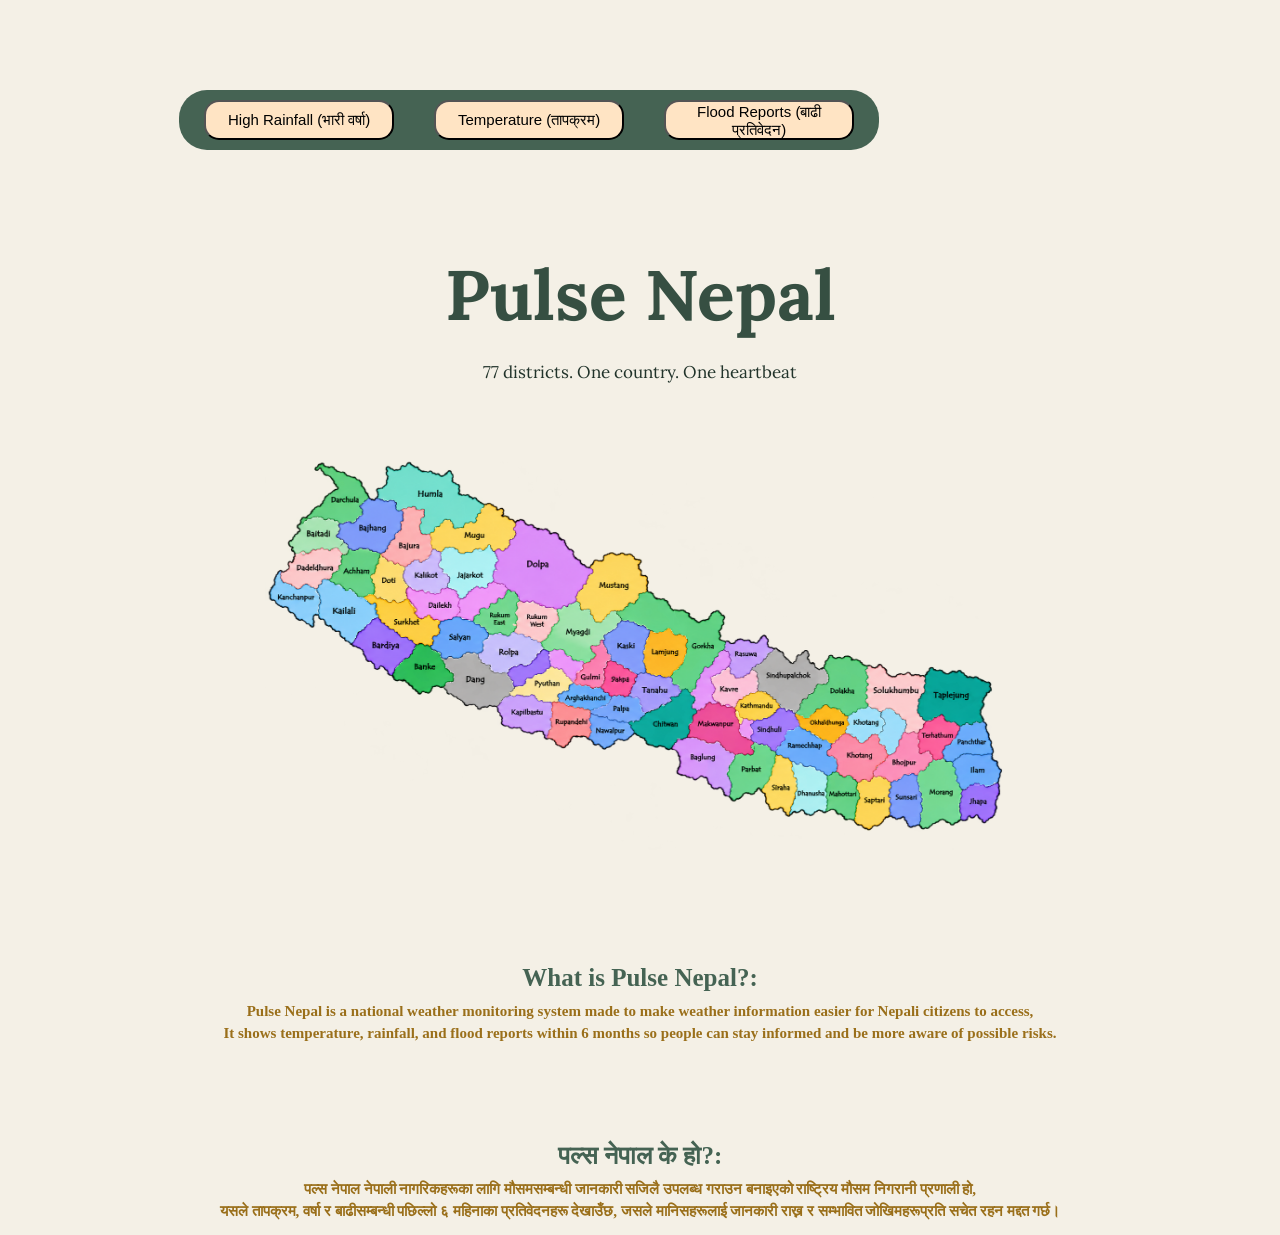
<file: index.html>
<!DOCTYPE html>

<html>
<head>
    <title>Mainpage</title>
    <link rel="stylesheet" href="index.css">
    <link href="https://fonts.googleapis.com/css2?family=DM+Sans:wght@400;500;600;700&family=Lora:wght@500;600;700&display=swap" rel="stylesheet">
</head>

<body>

    
<h1>Pulse Nepal</h1>
<p>77 districts. One country. One heartbeat</p>
<img src="image/map.png" alt="Map of Nepal">

<div class="mboard">
    <a href="rain.html">
    <button>High Rainfall (भारी वर्षा)</button>
    </a>
    <a href="sun.html">
    <button>Temperature (तापक्रम)</button>
    </a>
    <a href="flood.html">
    <button>Flood Reports (बाढी प्रतिवेदन)</button>
    </a>
</div>

<h2>What is Pulse Nepal?:</h2>

<h3>Pulse Nepal is a national weather monitoring system made to make weather information easier for Nepali citizens to access, </h3> 
<h3>It shows temperature, rainfall, and flood reports within 6 months so people can stay informed and be more aware of possible risks.</h3>


<h2>पल्स नेपाल के हो?:</h2>

<h3>पल्स नेपाल नेपाली नागरिकहरूका लागि मौसमसम्बन्धी जानकारी सजिलै उपलब्ध गराउन बनाइएको राष्ट्रिय मौसम निगरानी प्रणाली हो, </h3>
<h3>यसले तापक्रम, वर्षा र बाढीसम्बन्धी पछिल्लो ६ महिनाका प्रतिवेदनहरू देखाउँछ, जसले मानिसहरूलाई जानकारी राख्न र सम्भावित जोखिमहरूप्रति सचेत रहन मद्दत गर्छ।</h3>



</body>
</html>
</file>
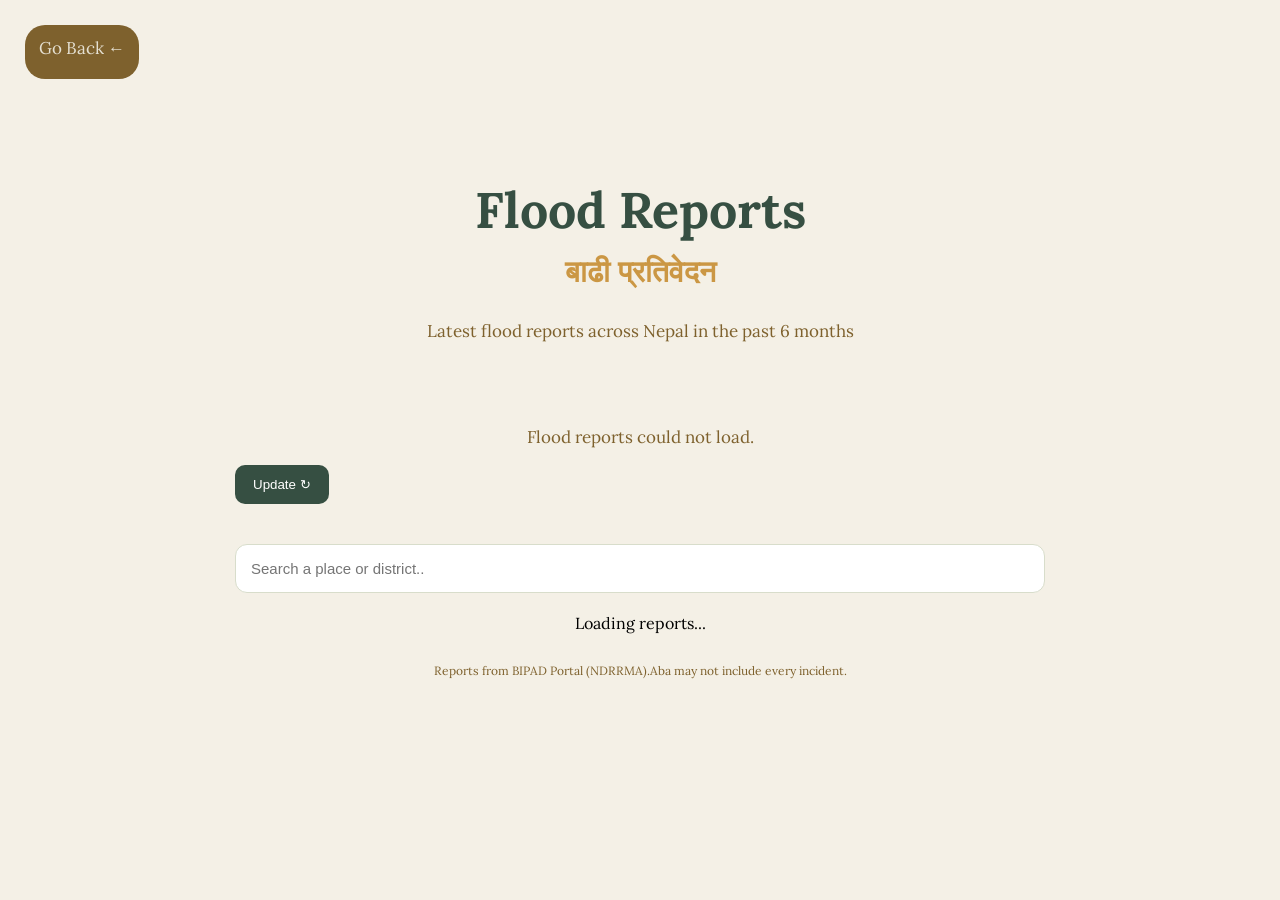
<file: flood.html>
<!DOCTYPE html>
<html>
    <head>
        <meta charset="UTF-8">
        <meta name="viewport" content="width=device-width, initial-scale=1">
        <title>Flood reports</title>
        <link rel="stylesheet" href="flood.css">
        <link href="https://fonts.googleapis.com/css2?family=DM+Sans:wght@400;500;600;700&family=Lora:wght@500;600;700&display=swap" rel="stylesheet">
    </head>

    <body>
        <a href="index.html" class="goback">Go Back ←</a>

        <header>
         <h1>Flood Reports</h1>
         <h3>बाढी प्रतिवेदन</h3>
         <p>Latest flood reports across Nepal in the past 6 months</p>
        </header>

        <main>
            <p id="update">Loading flood reports...</p>
            <button id="refresh">Update ↻</button>
            <input type="text" id="search"
            placeholder="Search a place or district..">

            <div id="districts">
                Loading reports...
            </div>

            <p class="credit">Reports from BIPAD Portal (NDRRMA).Aba may not include every incident.</p>
        </main>

    <script src="flood.js"></script>
    </body>
</html>
</file>
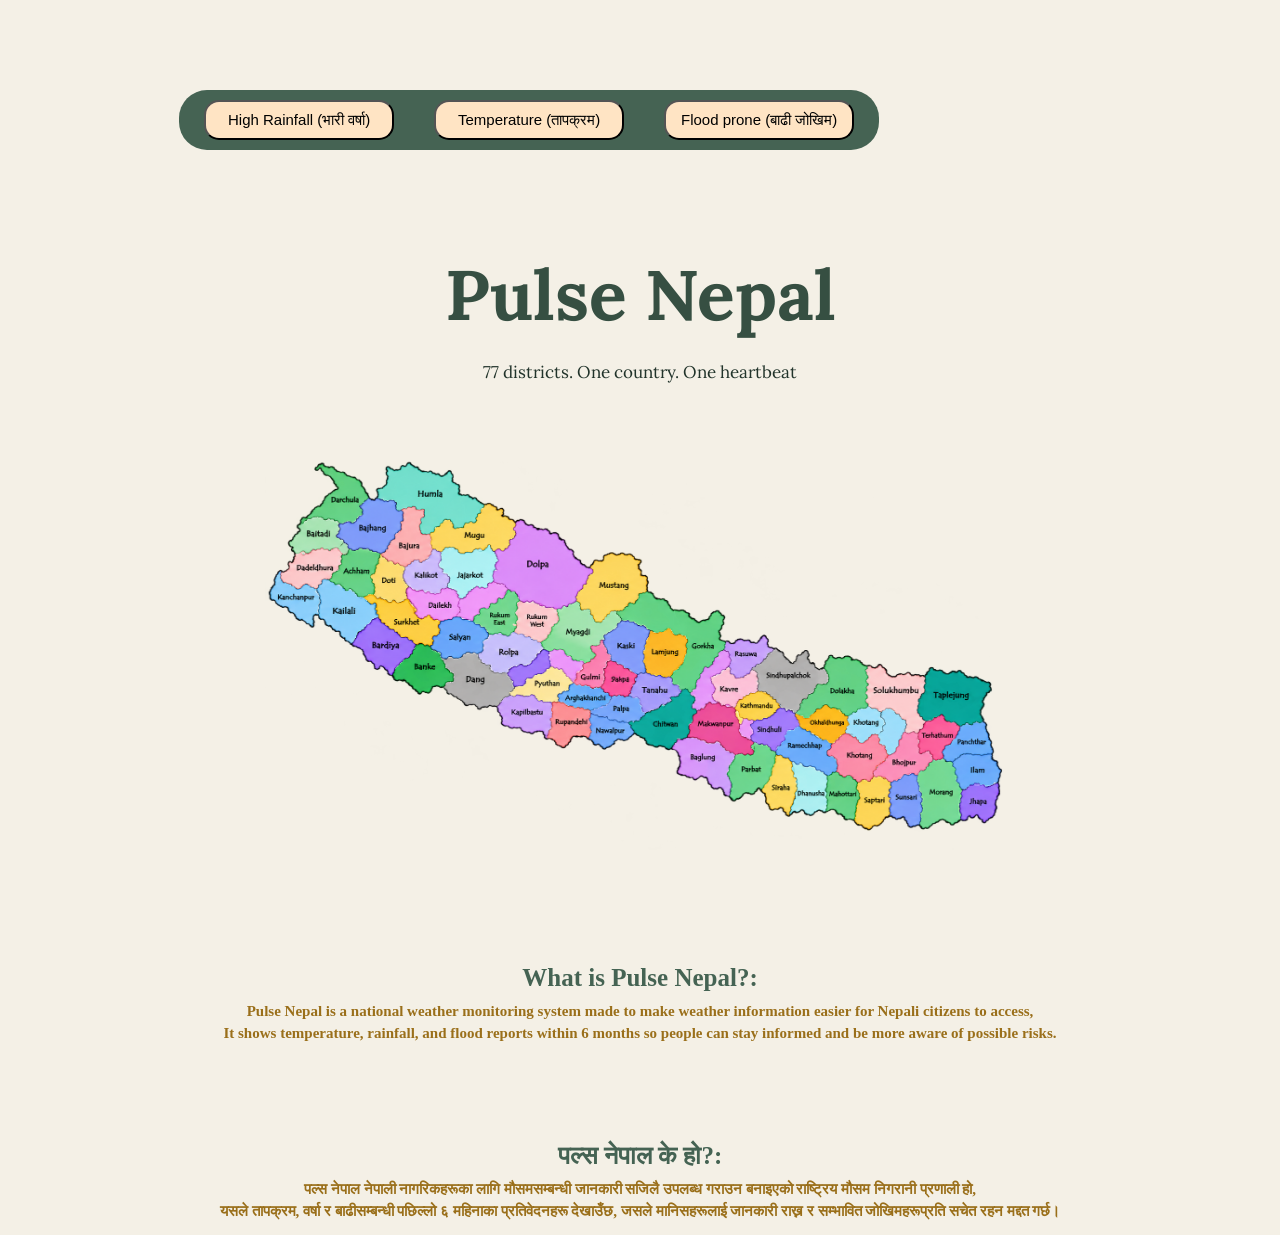
<file: main.html>
<!DOCTYPE html>

<html>
<head>
    <title>Mainpage</title>
    <link rel="stylesheet" href="main.css">
    <link href="https://fonts.googleapis.com/css2?family=DM+Sans:wght@400;500;600;700&family=Lora:wght@500;600;700&display=swap" rel="stylesheet">
</head>

<body>

    
<h1>Pulse Nepal</h1>
<p>77 districts. One country. One heartbeat</p>
<img src="image/map.png" alt="Map of Nepal">

<div class="mboard">
    <a href="rain.html">
    <button>High Rainfall (भारी वर्षा)</button>
    </a>
    <a href="sun.html">
    <button>Temperature (तापक्रम)</button>
    </a>
    <a href="flood.html">
    <button>Flood prone (बाढी जोखिम)</button>
    </a>
</div>

<h2>What is Pulse Nepal?:</h2>

<h3>Pulse Nepal is a national weather monitoring system made to make weather information easier for Nepali citizens to access, </h3> 
<h3>It shows temperature, rainfall, and flood reports within 6 months so people can stay informed and be more aware of possible risks.</h3>


<h2>पल्स नेपाल के हो?:</h2>

<h3>पल्स नेपाल नेपाली नागरिकहरूका लागि मौसमसम्बन्धी जानकारी सजिलै उपलब्ध गराउन बनाइएको राष्ट्रिय मौसम निगरानी प्रणाली हो, </h3>
<h3>यसले तापक्रम, वर्षा र बाढीसम्बन्धी पछिल्लो ६ महिनाका प्रतिवेदनहरू देखाउँछ, जसले मानिसहरूलाई जानकारी राख्न र सम्भावित जोखिमहरूप्रति सचेत रहन मद्दत गर्छ।</h3>



</body>
</html>
</file>
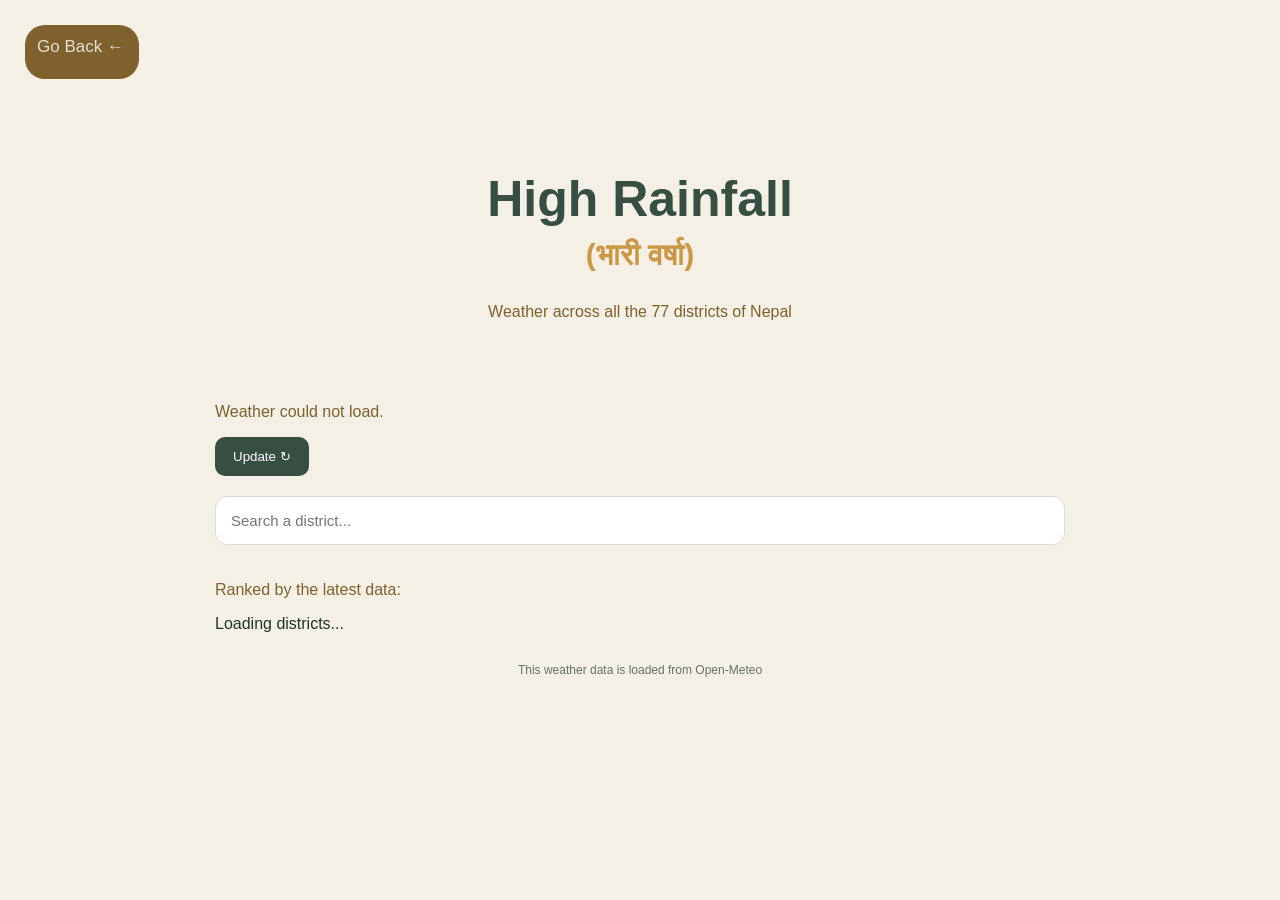
<file: rain.html>
<!DOCTYPE html>

<head>
    <meta charset="UTF-8">
    <meta name="viewport" content="width=device-width, initial-scale=1.0">
    <title>High Rainfall</title>
    <link rel="stylesheet" href="rain.css">

    <link href="https://fonts.googleapis.com/css2?family=DM+Sans:wght@400;700&family=Lora:wght@500;700&display=swap" rel="stylesheet">
</head>

<body>
    <a href="index.html" class="goback">Go Back ← </a>

    <header>
        <h1>High Rainfall</h1>
        <h3>(भारी वर्षा)</h3>
        <p>Weather across all the 77 districts of Nepal</p>
    </header>


    <main>
        <p id="update">Loading rainfall in mm...</p>

        <button id="refresh">Update ↻</button>

        <input type="text" id="search"
        placeholder="Search a district...">

        <p>Ranked by the latest data:</p>

        <div id="districts">
            Loading districts...
        </div>

        <p class="credit">This weather data is loaded from Open-Meteo</p>

    </main>

    <script src="rain.js"></script>

</body>
</html>
</file>
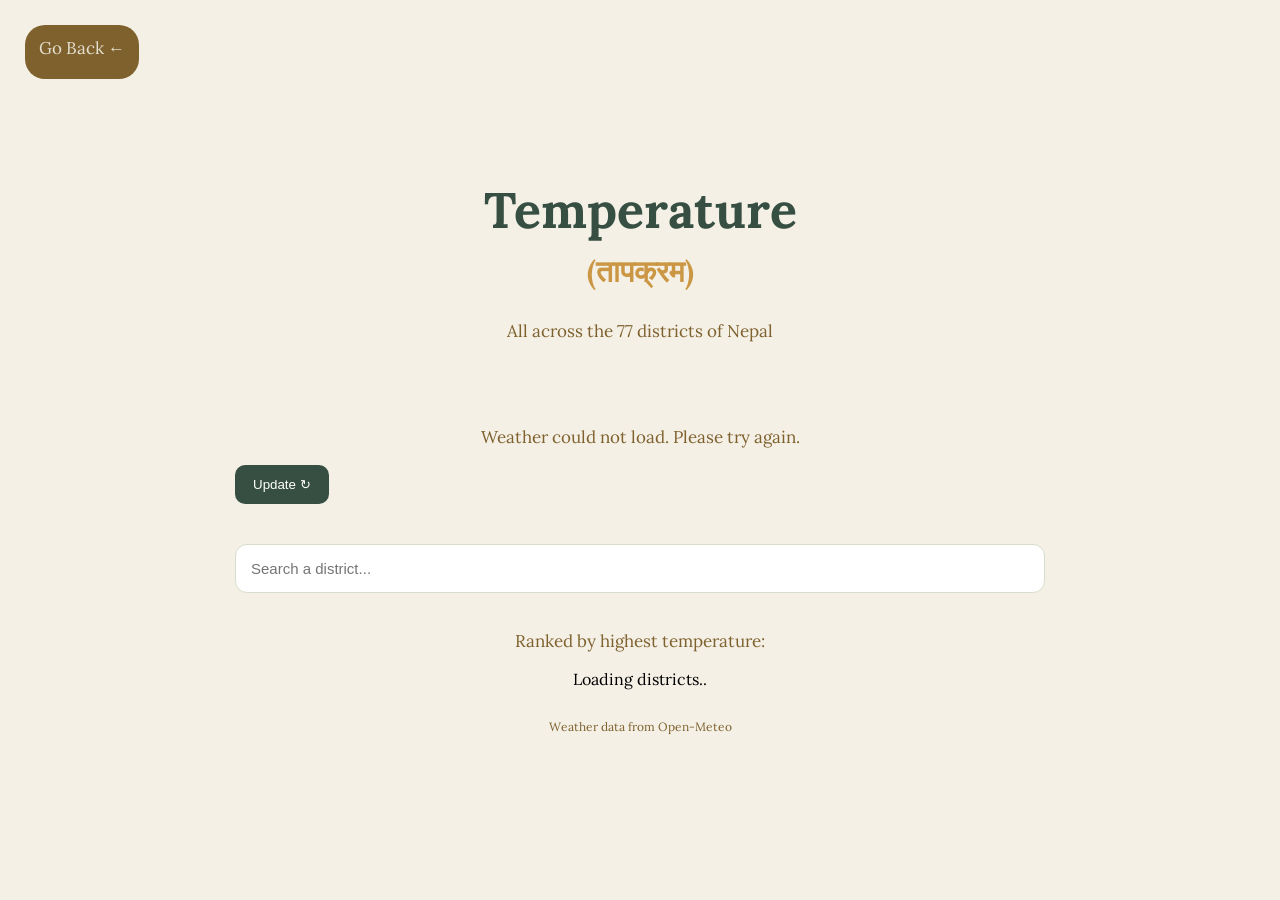
<file: sun.html>
<!DOCTYPE html>
<html>

<head>
    <title>Temperature</title>
    <link rel="stylesheet" href="sun.css">
    <link href="https://fonts.googleapis.com/css2?family=DM+Sans:wght@400;500;600;700&family=Lora:wght@500;600;700&display=swap" rel="stylesheet">
</head>
<body>
    <a href="index.html" class="goback">Go Back ← </a>

 <header>
    <h1>Temperature</h1>
    <h3>(तापक्रम)</h3>
    <p> All across the 77 districts of Nepal</p>
</header>
    


<main>
    <p id="update">Loading temperature in °C...</p>

    <button id="refresh">Update ↻</button>

    <input type="text" id="search"
    placeholder="Search a district...">

    <p>Ranked by highest temperature:</p>

    <div id="districts">
        Loading districts..
    </div>


    <p class="credit">Weather data from Open-Meteo</p>

</main>

<script src="sun.js"></script>

</body>
</html>
</file>
<file: index.css>
/* this is for the main body of the page*/
body{
    background-color:#F4F0E6;
    text-align: center;
    font-family:'Lora', serif;
}

/* this is the headinng*/
h1{
    color:#364f42;
    font-size: 70px;
    margin-top:250px
}

/* this is for the small line in the top*/
p{
    color:#21332a;
    font-size:17px;
    margin-top:-25px;
}

/* this is the map of nepal*/
img{
    width:750px;
    height:420px;
    margin-top:40px
}

/* this is for the title in nepali*/
h3{
    font-family: cursive;
    font-size:15px;
    color: #9a6f1a;
    margin-top:-10px

}

/* this for the heading of the intro */
h2{
    font-family: cursive;
    font-size:25px;
    color:#456353;
    margin-top:100px
}

/* this is board that holds all the options*/
.mboard{
    width:700px;
    height:60px;
    background-color: #456353;
    position:absolute;
    top:10%;
    left:14%;
    border-radius: 28px;
    align-items: center;
    justify-content: center;
    display:flex;
}

/* this is the button inside the board*/
.mboard button {
    margin:20px;
    width:190px;
    height:40px;
    background-color: bisque;
    cursor:pointer;
    font-size:15px;
    border-radius: 15px;
}
</file>
<file: flood.css>
/* this is to style the main bg of the page*/
body{
    background-color:#F4F0E6;
    text-align: center;
    font-family:'Lora', serif;
}

/* this is the heading of the page*/
h1{
    color:#364f42;
    font-size: 50px;
    margin-top:70px;
}

/* this is for the nepali heading styling*/
h3{
    color:#cb9744;
    font-size:30px;
    margin-top:-24px;
}

/* this is for the short despriction styling*/
p{
    font-size:17px;
    color:#7e612d;
}

/* this is for the link to go to main page*/
.goback{
    width:90px;
    height:30px;
    background-color: #7e612d;
    color:#E5E0D2;
    font-size:17px;
    padding:12px;
    text-decoration: none;
    border-radius: 20px;
    position: absolute;
    top:25px;
    left:25px;
}

/* this is to style the header section*/
header{
    text-align:center;
    padding:100px 20px 30px;
}

/* this is to style the main section */
main{
    max-width:850px;
    width:100%;
    box-sizing:border-box;
    margin:auto;
    padding:20px;
}

/* this for the buttons in the page styling*/
button{
    background-color: #364f42;
    color:white;
    border:none;
    padding:12px 18px;
    border-radius:10px;
    cursor:pointer;
}

/* this is for the search box*/
#search{
    width:100%;
    box-sizing:border-box;
    padding:15px;
    margin:20px 0;
    border:1px solid #D8DDCB;
    border-radius: 12px;
    font-size: 15px;
}

/* this is for the txt while updating*/
#refresh{
    display:block;
    margin: 0 0 20px 0;
}

.credit{
    font-size:12px;
    color:#7e612d;
    margin-top:30px;
}

/* this styles the weather info in the page*/
.weather{
    font-size:14px;
    color:#7e612d;
    margin-top:6px;
}

/* this is to style each districts*/
.district{
    background-color: #FFFCF5;
    padding:30px 28px;
    margin-bottom:20px;
    border-radius:16px;
    border:1px solid #D8DDCB;
    text-align:left;
    box-shadow:0 2px 8px rgba(54, 79, 66, 0.08);
}

/* this is to show the highlighted district*/
.districttop{
    display:flex;
    justify-content:space-between;
    align-items:baseline;
    gap:10px;
}

/* this is to style the name of the district */
.districtname{
    font-size:28px;
    font-weight:700;
    color:#364f42;
}

/* to style the date of the reposrt*/
.reportdate{
    font-size:14px;
    color:#7e612d;
}

/* to style the place of the flooding*/
.place{
    font-size:17px;
    color:#cb9744;
    margin-top:6px;
    padding-bottom:16px;
    border-bottom:1px solid #D8DDCB;
}

/* to style the container of the statistics*/
.stats{
    margin-top:12px;
}

/* this to style indiviual of the statistic*/
.stat{
    display:flex;
    justify-content:space-between;
    align-items:center;
    padding:12px 0;
    border-bottom:1px solid #EFEBDD


}

/* to style the last child of the parent*/
.stat:last-child{
    border-bottom:none
}


/* this styles the name of the statistics*/

.statlabel{
    font-size:17px;
    color:#7e612d

}


/* this is styles of the value of statistics*/
.statvalue{
    font-size:26px;
    font-weight:700
}


/* for the affected people no.s styling*/
.deaths{
    color:#9b3d2e;
}

.injured{
    color:#cb9744;
}

/* to style no of houses affected in the flood*/
.houses{
    color:#364f42;
}
</file>
<file: main.css>
/* this is for the main body of the page*/
body{
    background-color:#F4F0E6;
    text-align: center;
    font-family:'Lora', serif;
}

/* this is the headinng*/
h1{
    color:#364f42;
    font-size: 70px;
    margin-top:250px
}

/* this is for the small line in the top*/
p{
    color:#21332a;
    font-size:17px;
    margin-top:-25px;
}

/* this is the map of nepal*/
img{
    width:750px;
    height:420px;
    margin-top:40px
}

/* this is for the title in nepali*/
h3{
    font-family: cursive;
    font-size:15px;
    color: #9a6f1a;
    margin-top:-10px

}

/* this for the heading of the intro */
h2{
    font-family: cursive;
    font-size:25px;
    color:#456353;
    margin-top:100px
}

/* this is board that holds all the options*/
.mboard{
    width:700px;
    height:60px;
    background-color: #456353;
    position:absolute;
    top:10%;
    left:14%;
    border-radius: 28px;
    align-items: center;
    justify-content: center;
    display:flex;
}

/* this is the button inside the board*/
.mboard button {
    margin:20px;
    width:190px;
    height:40px;
    background-color: bisque;
    cursor:pointer;
    font-size:15px;
    border-radius: 15px;
}
</file>
<file: rain.css>
/* this is to style the bg of the page*/
body {
    background-color: #F4F0E6;
    color: #20352a;
    font-family: 'DM ', sans-serif;
    margin: 0;
}

/* this is for the lil description*/
p{
    color: #7e612d;
}

/* this is to style the header section of the html*/
header {
    text-align: center;
    padding: 100px 20px 30px;
}

/* this is for the heading*/
h1{
    color:#364f42;
    font-size: 50px;
    margin-top:70px;

}

/* this is for the nepali heading of the page*/
h3{
    color:#cb9744;
    font-size:30px;
    margin-top:-24px


}
/* this is for the go back link styling*/
.goback {
    position: absolute;
    top: 25px;
    left: 25px;
    background-color: #7e612d;
    color: #E5E0D2;
    padding: 12px;
    border-radius: 20px;
    text-decoration: none;
    width:90px;
    height:30px;
    font-size:17px
}

/* this is to style the main section*/
main {
    width: 850px;
    margin: auto;
    padding: 20px;
}

/* this is for the buttons styling in the page*/
button {
    background-color: #364f42;
    color: white;
    border: none;
    padding: 12px 18px;
    border-radius: 10px;
    cursor: pointer;
}

/* this is to style the search bar*/
#search {
    width: 100%;
    box-sizing: border-box;
    padding: 15px;
    margin: 20px 0;
    border: 1px solid #D8DDCB;
    border-radius: 12px;
    font-size: 15px;
}

/* this is to style each districts*/
.district {
    background-color: #FFFCF5;
    padding: 17px;
    margin-bottom: 12px;
    border: 1px solid #D8DDCB;
    border-radius: 14px
}

/* this is to show the highlighted distrixt*/
.districttop {
    display: flex;
    justify-content: space-between;
    align-items: center;
    gap: 10px;
}

/* this is to style like name of the district:"lamjung or gorkha" blah */
.districtname {
    font-size: 16px;

}

/* it styles the weather info in the page*/
.weather {
    color: #647466;
    font-size: 13px;
    margin-top: 6px;
}


/* to style the value of rainfall*/
.rainval {
    font-weight: bold;
    white-space: nowrap;
}


/* this is to give credits to the Open-meteo*/
.credit {
    color: #647466;
    font-size: 12px;
    text-align: center;
    margin-top: 30px;
}
</file>
<file: sun.css>
/* this for the body of the page*/
body{
    background-color:#F4F0E6;
    text-align: center;
    font-family:'Lora', serif;
}

/* this is for the title of the page*/
h1{
    color:#364f42;
    font-size: 50px;
    margin-top:70px;

}

/* this is for the little description typa in the page*/
p{
    font-size:17px;
    color:#7e612d;

}

/* this for the nepali heading*/
h3{
    color:#cb9744;
    font-size:30px;
    margin-top:-24px
}

/* this is to go back to the main page*/
.goback{
    width:90px;
    height:30px;
    background-color: #7e612d;
    color:#E5E0D2;
    font-size:17px;
    padding:12px;
    text-decoration: none;
    border-radius: 20px;
    position: absolute;
    top:25px;
    left:25px
}

/* this is for the header section of the top divided in html*/
header{
    text-align: center;
    padding: 100px 20px 30px

}

/* this is for the main body section*/
main{
    max-width:850px;
    width:100%;
    box-sizing:border-box;
    margin:auto;
    padding:20px;
}

/* this is the button in the page*/
button{
    background-color: #364f42;
    color: white;
    border: none;
    padding: 12px 18px;
    border-radius: 10px;
    cursor: pointer
}

/* this is to search in the bar*/
#search{
    width:100%;
    box-sizing: border-box;
    padding: 15px;
    margin: 20px 0;
    border: 1px solid #D8DDCB;
    border-radius: 12px;
    font-size: 15px
}

/* this is to  show the districts wil show*/
.district {
    background-color: #FFFCF5;
    padding: 17px;
    margin-bottom: 12px;
    border-radius: 14px;
    border: 1px solid #D8DDCB

    
}


/* this is to highlight a district*/
.districtop{
    display:flex;
    justify-content: space-between;
    align-items:center;
    gap:10px

}

/* to style the district name*/
.districtname{
    font-size:16px;

}

/* it styles the value of the temp of each district*/
.temperature{
    color:#7e612d
}

/* this is to style and give credits to the open-meteo*/
.credit{
    font-size:12px;
    color:#7e612d;
    margin-top:30px
}

/* this is style the refresh button*/
#refresh {
    display: block;
    margin: 0 0 20px 0;
}
</file>
